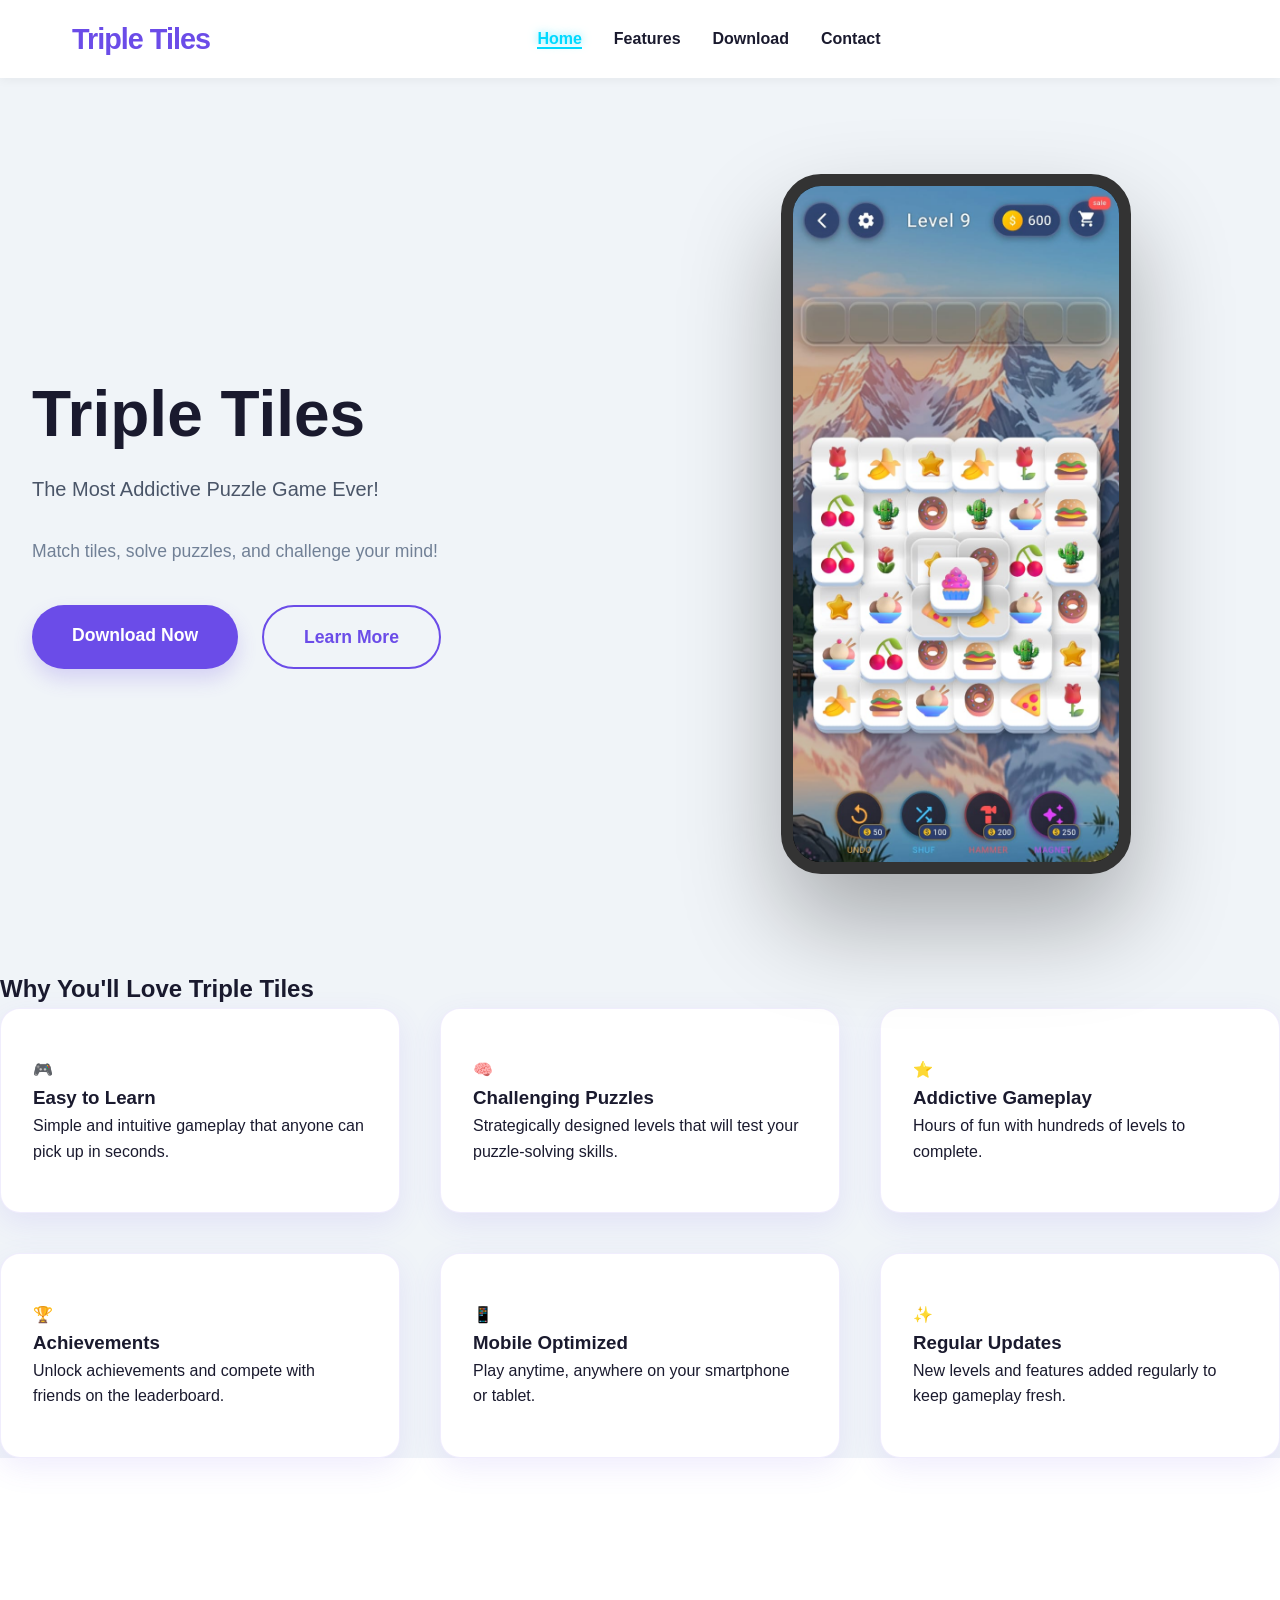
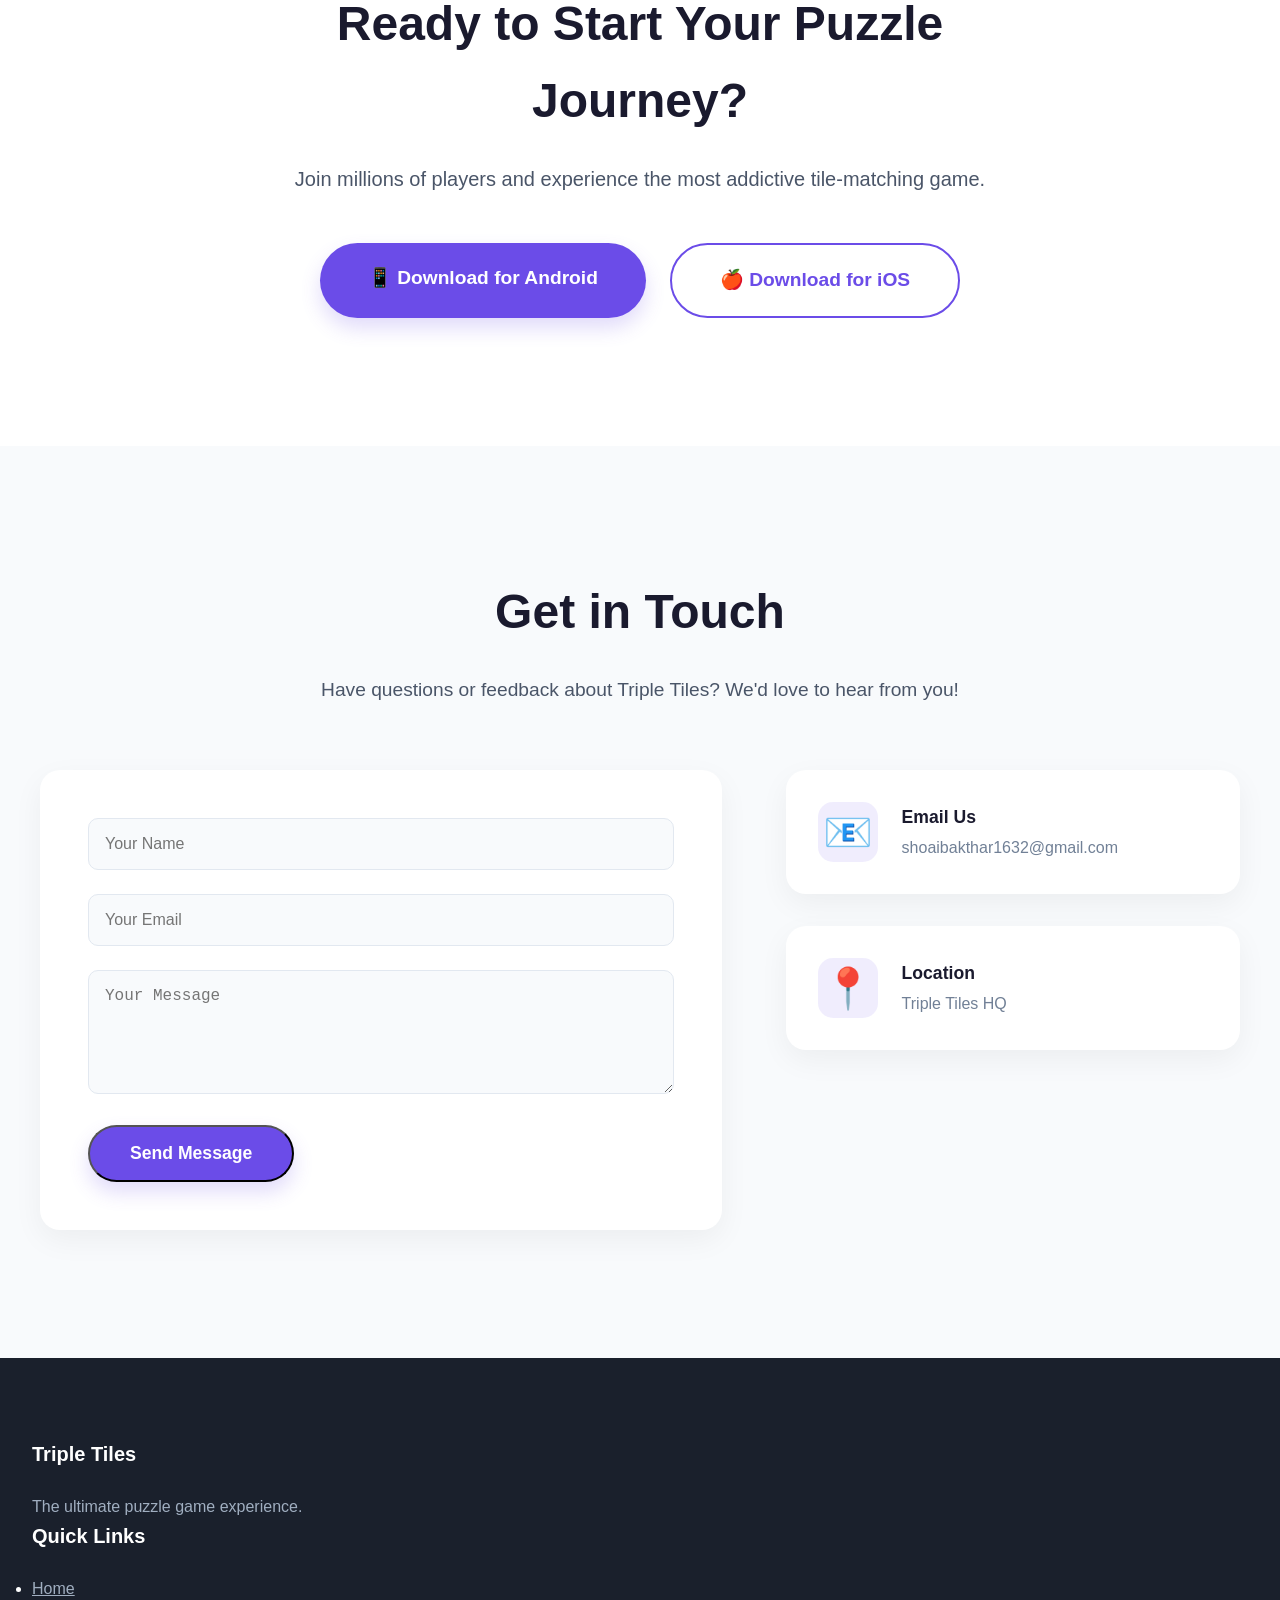
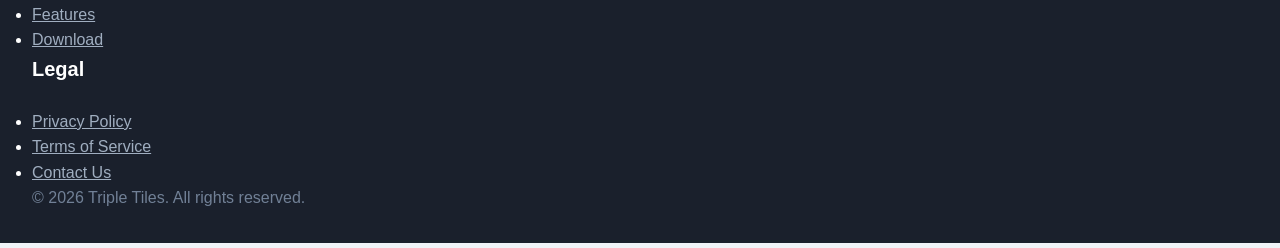
<file: index.html>
<!DOCTYPE html>
<html lang="en">
<head>
    <meta charset="UTF-8">
    <meta name="viewport" content="width=device-width, initial-scale=1.0">
    <meta name="description" content="Triple Tiles - A fun and addictive puzzle game. Download now on Google Play Store.">
    <title>Triple Tiles - Puzzle Game</title>
    <link rel="stylesheet" href="styles.css">
</head>
<body>
    <!-- Navigation Bar -->
    <nav class="navbar">
        <div class="nav-container">
            <div class="logo">Triple Tiles</div>
            <ul class="nav-menu">
                <li><a href="#home" class="nav-link">Home</a></li>
                <li><a href="#features" class="nav-link">Features</a></li>
                <li><a href="#download" class="nav-link">Download</a></li>
                <li><a href="#contact" class="nav-link">Contact</a></li>
            </ul>
            <div class="hamburger">
                <span></span>
                <span></span>
                <span></span>
            </div>
        </div>
    </nav>

    <!-- Hero Section -->
    <section id="home" class="hero">
        <div class="hero-content">
            <h1>Triple Tiles</h1>
            <p>The Most Addictive Puzzle Game Ever!</p>
            <p class="tagline">Match tiles, solve puzzles, and challenge your mind!</p>
            <div class="hero-btns">
                <a href="#download" class="btn btn-primary">Download Now</a>
                <a href="#features" class="btn btn-secondary">Learn More</a>
            </div>
        </div>
        <div class="hero-image">
            <!-- Game Screen Mockup -->
            <div class="game-screen-mockup">
                <img src="image/WhatsApp Image 2026-03-08 at 1.10.02 PM.jpeg" alt="Triple Tiles Gameplay" class="full-game-screenshot">
            </div>
        </div>
    </section>

    <!-- Features Section -->
    <section id="features" class="features">
        <h2>Why You'll Love Triple Tiles</h2>
        <div class="features-grid">
            <div class="feature-card">
                <div class="feature-icon">🎮</div>
                <h3>Easy to Learn</h3>
                <p>Simple and intuitive gameplay that anyone can pick up in seconds.</p>
            </div>
            <div class="feature-card">
                <div class="feature-icon">🧠</div>
                <h3>Challenging Puzzles</h3>
                <p>Strategically designed levels that will test your puzzle-solving skills.</p>
            </div>
            <div class="feature-card">
                <div class="feature-icon">⭐</div>
                <h3>Addictive Gameplay</h3>
                <p>Hours of fun with hundreds of levels to complete.</p>
            </div>
            <div class="feature-card">
                <div class="feature-icon">🏆</div>
                <h3>Achievements</h3>
                <p>Unlock achievements and compete with friends on the leaderboard.</p>
            </div>
            <div class="feature-card">
                <div class="feature-icon">📱</div>
                <h3>Mobile Optimized</h3>
                <p>Play anytime, anywhere on your smartphone or tablet.</p>
            </div>
            <div class="feature-card">
                <div class="feature-icon">✨</div>
                <h3>Regular Updates</h3>
                <p>New levels and features added regularly to keep gameplay fresh.</p>
            </div>
        </div>
    </section>

    <!-- Download Section -->
    <section id="download" class="download">
        <div class="download-container">
            <h2>Ready to Start Your Puzzle Journey?</h2>
            <p>Join millions of players and experience the most addictive tile-matching game.</p>
            <div class="download-btns">
                <a href="https://play.google.com/store" target="_blank" class="btn btn-primary btn-lg">
                    <span>📱</span> Download for Android
                </a>
                <a href="#" class="btn btn-secondary btn-lg">
                    <span>🍎</span> Download for iOS
                </a>
            </div>
        </div>
    </section>

    <!-- Contact Section -->
    <section id="contact" class="contact">
        <div class="contact-container">
            <h2>Get in Touch</h2>
            <p>Have questions or feedback about Triple Tiles? We'd love to hear from you!</p>
            <div class="contact-content">
                <div class="contact-form-container">
                    <form class="contact-form">
                        <div class="form-group">
                            <input type="text" placeholder="Your Name" required>
                        </div>
                        <div class="form-group">
                            <input type="email" placeholder="Your Email" required>
                        </div>
                        <div class="form-group">
                            <textarea placeholder="Your Message" rows="5" required></textarea>
                        </div>
                        <button type="submit" class="btn btn-primary">Send Message</button>
                    </form>
                </div>
                <div class="contact-info-section">
                    <div class="info-item">
                        <span class="info-icon">📧</span>
                        <div class="info-text">
                            <h4>Email Us</h4>
                            <p>shoaibakthar1632@gmail.com</p>
                        </div>
                    </div>
                    <div class="info-item">
                        <span class="info-icon">📍</span>
                        <div class="info-text">
                            <h4>Location</h4>
                            <p>Triple Tiles HQ</p>
                        </div>
                    </div>
                </div>
            </div>
        </div>
    </section>

    <!-- Footer -->
    <footer class="footer">
        <div class="footer-content">
            <div class="footer-section">
                <h4>Triple Tiles</h4>
                <p>The ultimate puzzle game experience.</p>
            </div>
            <div class="footer-section">
                <h4>Quick Links</h4>
                <ul>
                    <li><a href="#home">Home</a></li>
                    <li><a href="#features">Features</a></li>
                    <li><a href="#download">Download</a></li>
                </ul>
            </div>
            <div class="footer-section">
                <h4>Legal</h4>
                <ul>
                    <li><a href="privacy-policy.html">Privacy Policy</a></li>
                    <li><a href="terms-of-service.html">Terms of Service</a></li>
                    <li><a href="#contact">Contact Us</a></li>
                </ul>
            </div>
        </div>
        <div class="footer-bottom">
            <p>&copy; 2026 Triple Tiles. All rights reserved.</p>
        </div>
    </footer>

    <script src="script.js"></script>
</body>
</html>
</file>
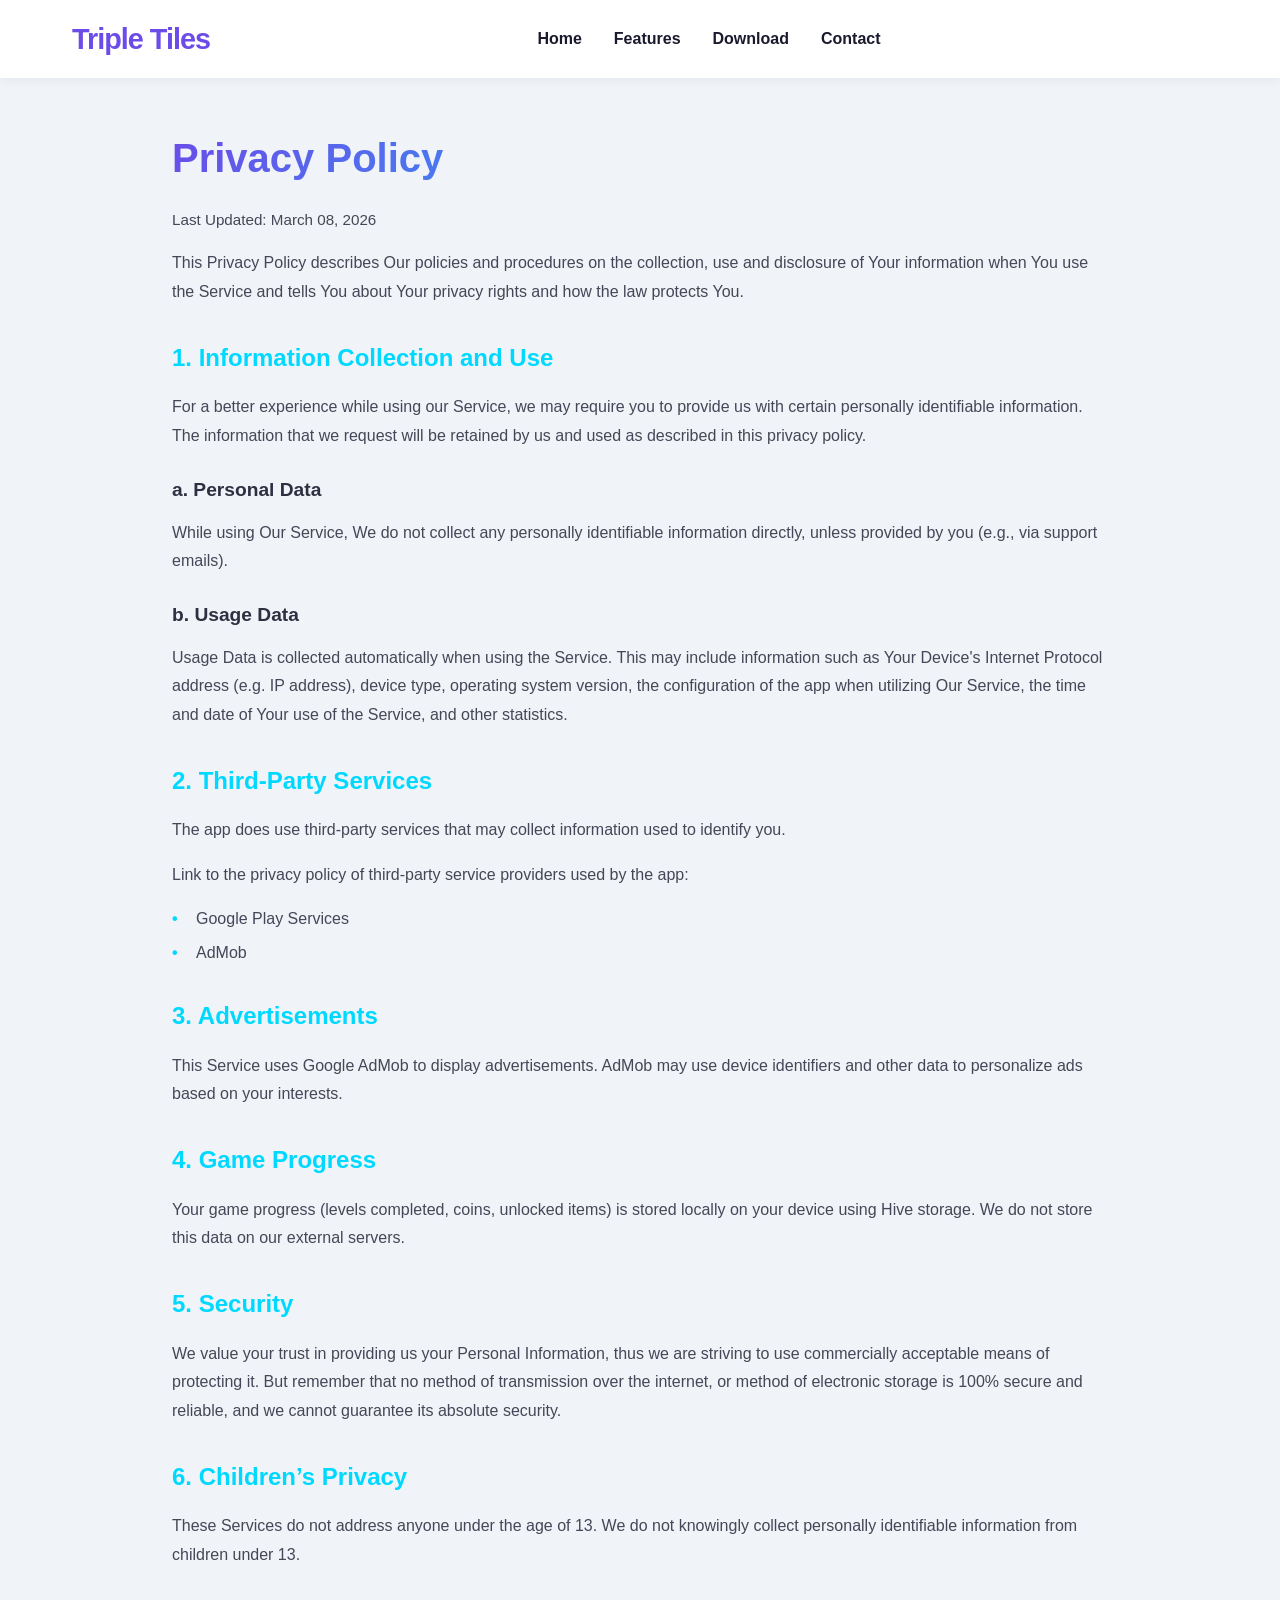
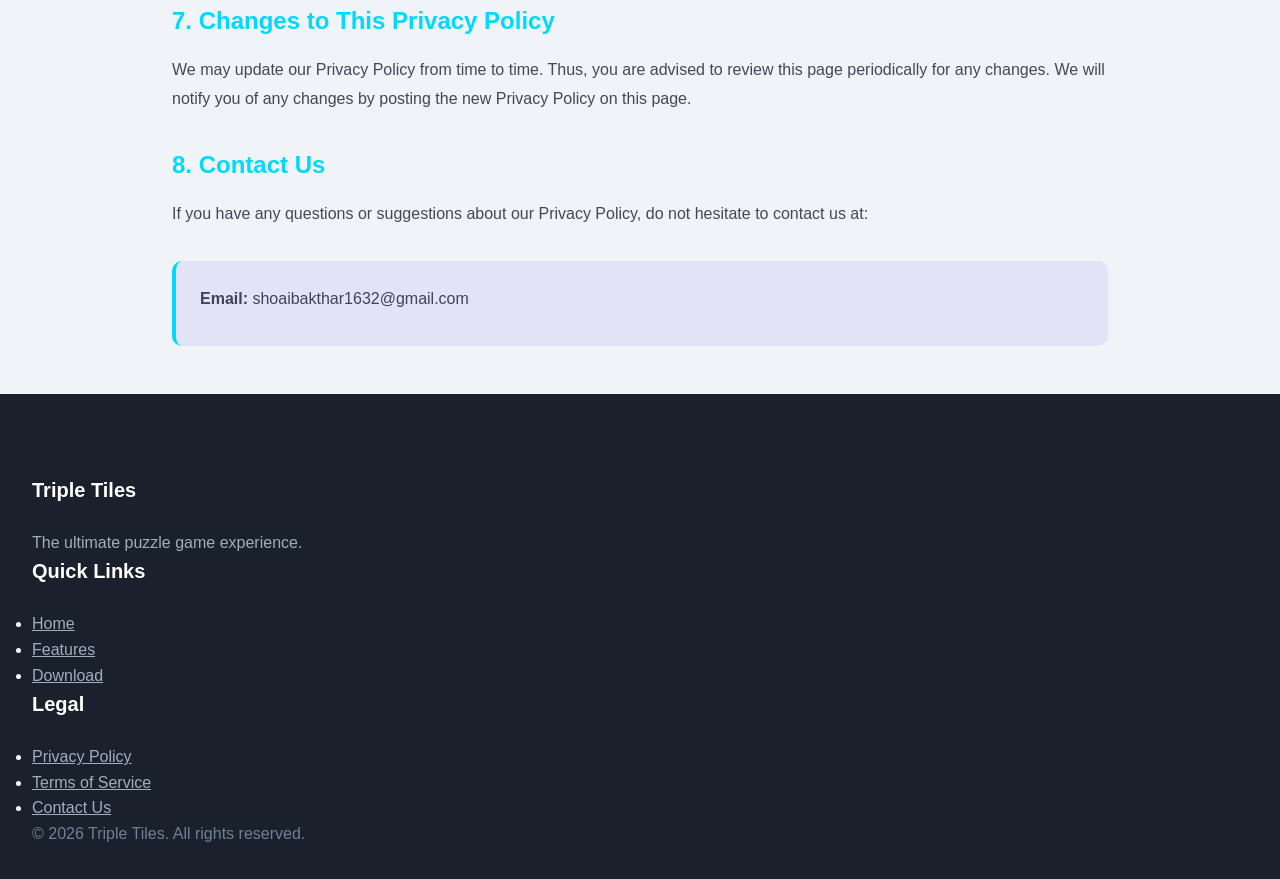
<file: privacy-policy.html>
<!DOCTYPE html>
<html lang="en">
<head>
    <meta charset="UTF-8">
    <meta name="viewport" content="width=device-width, initial-scale=1.0">
    <meta name="description" content="Triple Tiles Privacy Policy">
    <title>Privacy Policy - Triple Tiles</title>
    <link rel="stylesheet" href="styles.css">
    <style>
        .policy-container {
            max-width: 1000px;
            margin: 0 auto;
            padding: 3rem 2rem;
        }

        .policy-container h1 {
            font-size: 2.5rem;
            margin-bottom: 1rem;
            background: linear-gradient(135deg, var(--primary-color), var(--accent-color));
            -webkit-background-clip: text;
            -webkit-text-fill-color: transparent;
            background-clip: text;
        }

        .last-updated {
            color: rgba(26, 26, 46, 0.6);
            margin-bottom: 2rem;
            font-size: 0.95rem;
        }

        .policy-container h2 {
            font-size: 1.5rem;
            margin-top: 2rem;
            margin-bottom: 1rem;
            color: var(--accent-color);
        }

        .policy-container h3 {
            font-size: 1.2rem;
            margin-top: 1.5rem;
            margin-bottom: 0.8rem;
            color: rgba(26, 26, 46, 0.9);
        }

        .policy-container p {
            line-height: 1.8;
            color: rgba(26, 26, 46, 0.8);
            margin-bottom: 1rem;
        }

        .policy-container ul {
            list-style: none;
            padding-left: 0;
            margin-bottom: 1rem;
        }

        .policy-container li {
            color: rgba(26, 26, 46, 0.8);
            margin-bottom: 0.5rem;
            padding-left: 1.5rem;
            position: relative;
        }

        .policy-container li:before {
            content: "•";
            position: absolute;
            left: 0;
            color: var(--accent-color);
            font-weight: bold;
        }

        .contact-info {
            background: rgba(107, 76, 232, 0.1);
            padding: 1.5rem;
            border-radius: var(--border-radius);
            border-left: 4px solid var(--accent-color);
            margin-top: 2rem;
        }

        .contact-info p {
            margin-bottom: 0.5rem;
        }
    </style>
</head>
<body>
    <!-- Navigation Bar -->
    <nav class="navbar">
        <div class="nav-container">
            <div class="logo">Triple Tiles</div>
            <ul class="nav-menu">
                <li><a href="index.html" class="nav-link">Home</a></li>
                <li><a href="index.html#features" class="nav-link">Features</a></li>
                <li><a href="index.html#download" class="nav-link">Download</a></li>
                <li><a href="index.html#contact" class="nav-link">Contact</a></li>
            </ul>
            <div class="hamburger">
                <span></span>
                <span></span>
                <span></span>
            </div>
        </div>
    </nav>

    <!-- Privacy Policy Content -->
    <div class="policy-container">
        <h1>Privacy Policy</h1>
        <p class="last-updated">Last Updated: March 08, 2026</p>

        <p>This Privacy Policy describes Our policies and procedures on the collection, use and disclosure of Your information when You use the Service and tells You about Your privacy rights and how the law protects You.</p>

        <h2>1. Information Collection and Use</h2>
        <p>For a better experience while using our Service, we may require you to provide us with certain personally identifiable information. The information that we request will be retained by us and used as described in this privacy policy.</p>
        <h3>a. Personal Data</h3>
        <p>While using Our Service, We do not collect any personally identifiable information directly, unless provided by you (e.g., via support emails).</p>
        <h3>b. Usage Data</h3>
        <p>Usage Data is collected automatically when using the Service. This may include information such as Your Device's Internet Protocol address (e.g. IP address), device type, operating system version, the configuration of the app when utilizing Our Service, the time and date of Your use of the Service, and other statistics.</p>

        <h2>2. Third-Party Services</h2>
        <p>The app does use third-party services that may collect information used to identify you.</p>
        <p>Link to the privacy policy of third-party service providers used by the app:</p>
        <ul>
            <li>Google Play Services</li>
            <li>AdMob</li>
        </ul>

        <h2>3. Advertisements</h2>
        <p>This Service uses Google AdMob to display advertisements. AdMob may use device identifiers and other data to personalize ads based on your interests.</p>

        <h2>4. Game Progress</h2>
        <p>Your game progress (levels completed, coins, unlocked items) is stored locally on your device using Hive storage. We do not store this data on our external servers.</p>

        <h2>5. Security</h2>
        <p>We value your trust in providing us your Personal Information, thus we are striving to use commercially acceptable means of protecting it. But remember that no method of transmission over the internet, or method of electronic storage is 100% secure and reliable, and we cannot guarantee its absolute security.</p>

        <h2>6. Children’s Privacy</h2>
        <p>These Services do not address anyone under the age of 13. We do not knowingly collect personally identifiable information from children under 13.</p>

        <h2>7. Changes to This Privacy Policy</h2>
        <p>We may update our Privacy Policy from time to time. Thus, you are advised to review this page periodically for any changes. We will notify you of any changes by posting the new Privacy Policy on this page.</p>

        <h2>8. Contact Us</h2>
        <p>If you have any questions or suggestions about our Privacy Policy, do not hesitate to contact us at:</p>
        <div class="contact-info">
            <p><strong>Email:</strong> shoaibakthar1632@gmail.com</p>
        </div>
    </div>

    <!-- Footer -->
    <footer class="footer">
        <div class="footer-content">
            <div class="footer-section">
                <h4>Triple Tiles</h4>
                <p>The ultimate puzzle game experience.</p>
            </div>
            <div class="footer-section">
                <h4>Quick Links</h4>
                <ul>
                    <li><a href="index.html">Home</a></li>
                    <li><a href="index.html#features">Features</a></li>
                    <li><a href="index.html#download">Download</a></li>
                </ul>
            </div>
            <div class="footer-section">
                <h4>Legal</h4>
                <ul>
                    <li><a href="privacy-policy.html">Privacy Policy</a></li>
                    <li><a href="terms-of-service.html">Terms of Service</a></li>
                    <li><a href="index.html#contact">Contact Us</a></li>
                </ul>
            </div>
        </div>
        <div class="footer-bottom">
            <p>&copy; 2026 Triple Tiles. All rights reserved.</p>
        </div>
    </footer>

    <script src="script.js"></script>
</body>
</html>
</file>
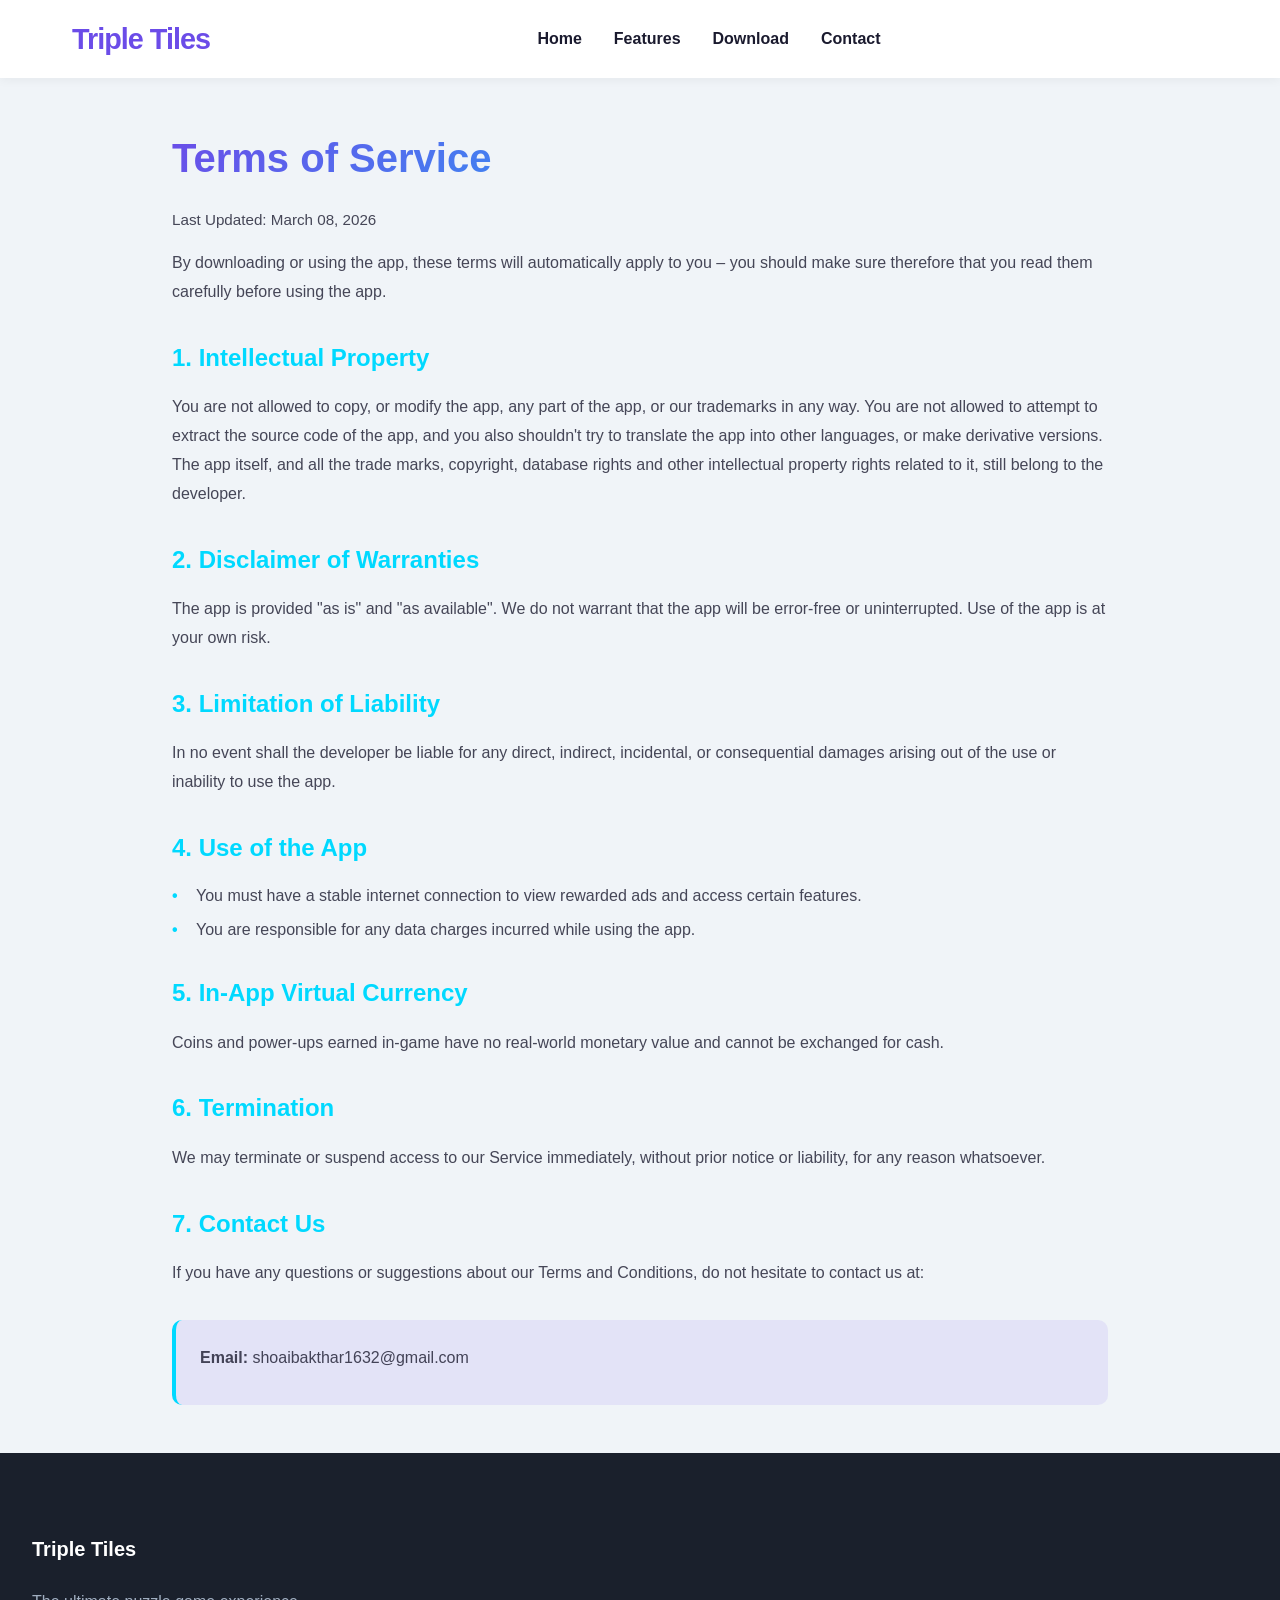
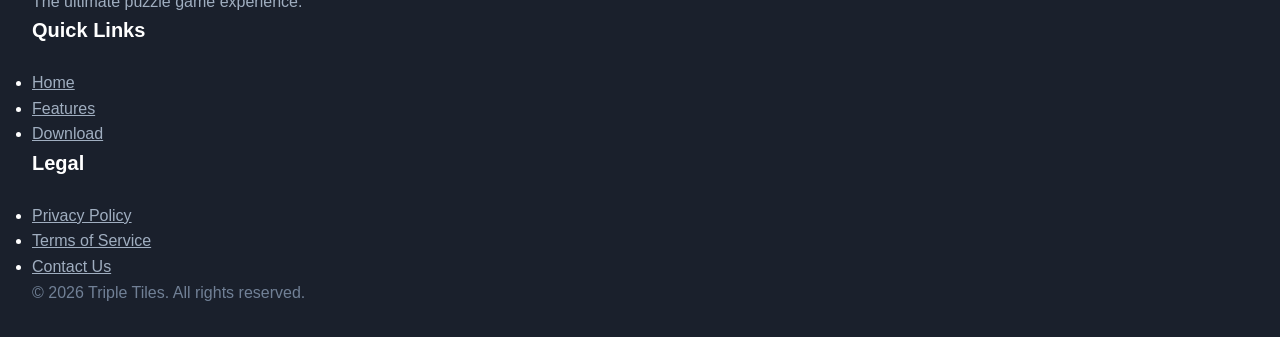
<file: terms-of-service.html>
<!DOCTYPE html>
<html lang="en">
<head>
    <meta charset="UTF-8">
    <meta name="viewport" content="width=device-width, initial-scale=1.0">
    <meta name="description" content="Triple Tiles Terms of Service">
    <title>Terms of Service - Triple Tiles</title>
    <link rel="stylesheet" href="styles.css">
    <style>
        .policy-container {
            max-width: 1000px;
            margin: 0 auto;
            padding: 3rem 2rem;
        }

        .policy-container h1 {
            font-size: 2.5rem;
            margin-bottom: 1rem;
            background: linear-gradient(135deg, var(--primary-color), var(--accent-color));
            -webkit-background-clip: text;
            -webkit-text-fill-color: transparent;
            background-clip: text;
        }

        .last-updated {
            color: rgba(26, 26, 46, 0.6);
            margin-bottom: 2rem;
            font-size: 0.95rem;
        }

        .policy-container h2 {
            font-size: 1.5rem;
            margin-top: 2rem;
            margin-bottom: 1rem;
            color: var(--accent-color);
        }

        .policy-container h3 {
            font-size: 1.2rem;
            margin-top: 1.5rem;
            margin-bottom: 0.8rem;
            color: rgba(26, 26, 46, 0.9);
        }

        .policy-container p {
            line-height: 1.8;
            color: rgba(26, 26, 46, 0.8);
            margin-bottom: 1rem;
        }

        .policy-container ul {
            list-style: none;
            padding-left: 0;
            margin-bottom: 1rem;
        }

        .policy-container li {
            color: rgba(26, 26, 46, 0.8);
            margin-bottom: 0.5rem;
            padding-left: 1.5rem;
            position: relative;
        }

        .policy-container li:before {
            content: "•";
            position: absolute;
            left: 0;
            color: var(--accent-color);
            font-weight: bold;
        }

        .contact-info {
            background: rgba(107, 76, 232, 0.1);
            padding: 1.5rem;
            border-radius: var(--border-radius);
            border-left: 4px solid var(--accent-color);
            margin-top: 2rem;
        }

        .contact-info p {
            margin-bottom: 0.5rem;
        }

        .important-notice {
            background: rgba(255, 107, 157, 0.15);
            padding: 1.5rem;
            border-radius: var(--border-radius);
            border-left: 4px solid var(--secondary-color);
            margin: 1.5rem 0;
        }
    </style>
</head>
<body>
    <!-- Navigation Bar -->
    <nav class="navbar">
        <div class="nav-container">
            <div class="logo">Triple Tiles</div>
            <ul class="nav-menu">
                <li><a href="index.html" class="nav-link">Home</a></li>
                <li><a href="index.html#features" class="nav-link">Features</a></li>
                <li><a href="index.html#download" class="nav-link">Download</a></li>
                <li><a href="index.html#contact" class="nav-link">Contact</a></li>
            </ul>
            <div class="hamburger">
                <span></span>
                <span></span>
                <span></span>
            </div>
        </div>
    </nav>

    <!-- Terms of Service Content -->
    <div class="policy-container">
        <h1>Terms of Service</h1>
        <p class="last-updated">Last Updated: March 08, 2026</p>

        <p>By downloading or using the app, these terms will automatically apply to you – you should make sure therefore that you read them carefully before using the app.</p>

        <h2>1. Intellectual Property</h2>
        <p>You are not allowed to copy, or modify the app, any part of the app, or our trademarks in any way. You are not allowed to attempt to extract the source code of the app, and you also shouldn't try to translate the app into other languages, or make derivative versions. The app itself, and all the trade marks, copyright, database rights and other intellectual property rights related to it, still belong to the developer.</p>

        <h2>2. Disclaimer of Warranties</h2>
        <p>The app is provided "as is" and "as available". We do not warrant that the app will be error-free or uninterrupted. Use of the app is at your own risk.</p>

        <h2>3. Limitation of Liability</h2>
        <p>In no event shall the developer be liable for any direct, indirect, incidental, or consequential damages arising out of the use or inability to use the app.</p>

        <h2>4. Use of the App</h2>
        <ul>
            <li>You must have a stable internet connection to view rewarded ads and access certain features.</li>
            <li>You are responsible for any data charges incurred while using the app.</li>
        </ul>

        <h2>5. In-App Virtual Currency</h2>
        <p>Coins and power-ups earned in-game have no real-world monetary value and cannot be exchanged for cash.</p>

        <h2>6. Termination</h2>
        <p>We may terminate or suspend access to our Service immediately, without prior notice or liability, for any reason whatsoever.</p>

        <h2>7. Contact Us</h2>
        <p>If you have any questions or suggestions about our Terms and Conditions, do not hesitate to contact us at:</p>
        <div class="contact-info">
            <p><strong>Email:</strong> shoaibakthar1632@gmail.com</p>
        </div>
    </div>

    <!-- Footer -->
    <footer class="footer">
        <div class="footer-content">
            <div class="footer-section">
                <h4>Triple Tiles</h4>
                <p>The ultimate puzzle game experience.</p>
            </div>
            <div class="footer-section">
                <h4>Quick Links</h4>
                <ul>
                    <li><a href="index.html">Home</a></li>
                    <li><a href="index.html#features">Features</a></li>
                    <li><a href="index.html#download">Download</a></li>
                </ul>
            </div>
            <div class="footer-section">
                <h4>Legal</h4>
                <ul>
                    <li><a href="privacy-policy.html">Privacy Policy</a></li>
                    <li><a href="terms-of-service.html">Terms of Service</a></li>
                    <li><a href="index.html#contact">Contact Us</a></li>
                </ul>
            </div>
        </div>
        <div class="footer-bottom">
            <p>&copy; 2026 Triple Tiles. All rights reserved.</p>
        </div>
    </footer>

    <script src="script.js"></script>
</body>
</html>
</file>
<file: styles.css>
* {
    margin: 0;
    padding: 0;
    box-sizing: border-box;
}

:root {
    --primary-color: #6B4CE8;
    --secondary-color: #FF6B9D;
    --accent-color: #00D9FF;
    --orange-cta: #FF7020;
    --dark-bg: #1a1a2e;
    --light-text: #1a1a2e;
    --light-gray: #F5F5F5;
    --border-radius: 10px;
    --transition: 0.3s ease;
    --glass-bg: rgba(255, 255, 255, 0.2);
    --glass-border: rgba(255, 255, 255, 0.3);
}

/* Keyframe Animations */
@keyframes pulse {
    0%, 100% { transform: scale(1); }
    50% { transform: scale(1.05); }
}

@keyframes float-slow {
    0%, 100% { transform: translateY(0); }
    50% { transform: translateY(-15px); }
}

@keyframes float-fast {
    0%, 100% { transform: translateY(0) rotate(0deg); }
    50% { transform: translateY(-30px) rotate(10deg); }
}

@keyframes shine {
    0% { left: -100%; }
    100% { left: 100%; }
}

body {
    font-family: 'Segoe UI', Tahoma, Geneva, Verdana, sans-serif;
    background: #f0f4f8;
    color: var(--light-text);
    line-height: 1.6;
    overflow-x: hidden;
    position: relative;
}

/* Navigation Bar */
.navbar {
    background: white;
    padding: 1rem 0;
    position: sticky;
    top: 0;
    z-index: 100;
    box-shadow: 0 2px 10px rgba(0, 0, 0, 0.05);
}

.nav-container {
    display: flex;
    justify-content: space-between;
    align-items: center;
    max-width: 1200px;
    margin: 0 auto;
    padding: 0 2rem;
}

.logo {
    font-size: 1.8rem;
    font-weight: 800;
    color: var(--primary-color);
    letter-spacing: -1px;
}

.nav-menu {
    display: flex;
    list-style: none;
    gap: 2rem;
}

.nav-link {
    color: var(--light-text);
    text-decoration: none;
    transition: color var(--transition);
    font-weight: 600;
}

.nav-link:hover {
    color: var(--primary-color);
}

/* Hero Section Updates */
.hero {
    display: grid;
    grid-template-columns: 1fr 1fr;
    gap: 3rem;
    align-items: center;
    padding: 6rem 2rem;
    max-width: 1400px;
    margin: 0 auto;
    position: relative;
    z-index: 2;
}

.hero-content h1 {
    font-size: 4rem;
    line-height: 1.1;
    margin-bottom: 1.5rem;
    color: var(--dark-bg);
    font-weight: 800;
}

.hero-content p {
    font-size: 1.25rem;
    color: #4a5568;
    margin-bottom: 2rem;
}

.tagline {
    font-size: 1.1rem !important;
    margin-bottom: 2.5rem !important;
    color: #718096 !important;
}

/* Buttons */
.btn {
    display: inline-block;
    padding: 1rem 2.5rem;
    border-radius: 50px;
    text-decoration: none;
    font-weight: 700;
    transition: all var(--transition);
    cursor: pointer;
    font-size: 1.1rem;
    text-align: center;
}

.btn-primary {
    background: var(--primary-color);
    color: white;
    box-shadow: 0 10px 20px rgba(107, 76, 232, 0.2);
}

.btn-primary:hover {
    transform: translateY(-3px);
    box-shadow: 0 15px 30px rgba(107, 76, 232, 0.3);
}

.hero-btns {
    display: flex;
    gap: 1.5rem;
    margin-top: 2rem;
}

.btn-secondary {
    background: transparent;
    border: 2px solid var(--primary-color);
    color: var(--primary-color);
}

.btn-secondary:hover {
    background: var(--primary-color);
    color: white;
}

/* Game Screen Mockup */
.game-screen-mockup {
    width: 100%;
    max-width: 350px;
    height: 700px;
    margin: 0 auto;
    background: #000;
    border-radius: 40px;
    border: 12px solid #333;
    position: relative;
    overflow: hidden;
    box-shadow: 0 50px 100px rgba(0,0,0,0.3);
    display: flex;
    flex-direction: column;
}

.full-game-screenshot {
    width: 100%;
    height: 100%;
    object-fit: cover;
}

/* Features and Other Sections */
.features-grid {
    display: grid;
    grid-template-columns: repeat(auto-fit, minmax(300px, 1fr));
    gap: 2.5rem;
}

.feature-card {
    background: white;
    border-radius: 20px;
    padding: 3rem 2rem;
    box-shadow: 0 10px 30px rgba(107, 76, 232, 0.1);
    border: 1px solid rgba(107, 76, 232, 0.1);
}

.feature-card:hover {
    box-shadow: 0 20px 50px rgba(107, 76, 232, 0.2);
    transform: translateY(-10px);
}

/* Responsiveness */
@media (max-width: 992px) {
    .hero {
        grid-template-columns: 1fr;
        text-align: center;
    }
    
    .hero-btns {
        justify-content: center;
    }
    
    .game-screen-mockup {
        height: 600px;
        max-width: 350px;
    }
}


/* Download Section */
.download {
    padding: 8rem 2rem;
    background: white;
    text-align: center;
}

.download-container {
    max-width: 800px;
    margin: 0 auto;
}

.download h2 {
    font-size: 3rem;
    margin-bottom: 1.5rem;
    color: var(--dark-bg);
    font-weight: 800;
}

.download p {
    font-size: 1.25rem;
    color: #4a5568;
    margin-bottom: 3rem;
}

.download-btns {
    display: flex;
    justify-content: center;
    gap: 1.5rem;
    flex-wrap: wrap;
}

.btn-lg {
    padding: 1.25rem 3rem;
    font-size: 1.2rem;
}

/* Contact Section */
.contact {
    padding: 8rem 2rem;
    background: #f8fafc;
}

.contact-container {
    max-width: 1200px;
    margin: 0 auto;
    text-align: center;
}

.contact h2 {
    font-size: 3rem;
    margin-bottom: 1.5rem;
    color: var(--dark-bg);
}

.contact p {
    font-size: 1.2rem;
    color: #4a5568;
    margin-bottom: 4rem;
}

.contact-content {
    display: grid;
    grid-template-columns: 1.5fr 1fr;
    gap: 4rem;
    text-align: left;
}

.contact-form-container {
    background: white;
    padding: 3rem;
    border-radius: 20px;
    box-shadow: 0 10px 30px rgba(0,0,0,0.05);
}

.form-group {
    margin-bottom: 1.5rem;
}

.form-group input, .form-group textarea {
    width: 100%;
    padding: 1rem;
    border: 1px solid #e2e8f0;
    border-radius: 10px;
    font-size: 1rem;
    background: #f8fafc;
    transition: all 0.3s ease;
}

.form-group input:focus, .form-group textarea:focus {
    outline: none;
    border-color: var(--primary-color);
    background: white;
    box-shadow: 0 0 0 4px rgba(107, 76, 232, 0.1);
}

.contact-info-section {
    display: flex;
    flex-direction: column;
    gap: 2rem;
}

.info-item {
    display: flex;
    align-items: center;
    gap: 1.5rem;
    background: white;
    padding: 2rem;
    border-radius: 20px;
    box-shadow: 0 10px 30px rgba(0,0,0,0.05);
}

.info-icon {
    font-size: 2.5rem;
    background: rgba(107, 76, 232, 0.1);
    width: 60px;
    height: 60px;
    display: flex;
    align-items: center;
    justify-content: center;
    border-radius: 15px;
}

.info-text h4 {
    font-size: 1.1rem;
    margin-bottom: 0.25rem;
    color: var(--dark-bg);
}

.info-text p {
    margin-bottom: 0;
    font-size: 1rem;
    color: #718096;
}

@media (max-width: 992px) {
    .contact-content {
        grid-template-columns: 1fr;
    }
}

/* Footer Improvements */
.footer {
    background: #1a202c;
    color: white;
    padding: 5rem 2rem 2rem;
}

.footer-section h4 {
    color: white;
    font-size: 1.25rem;
    margin-bottom: 1.5rem;
}

.footer-section p, .footer-section ul li a {
    color: #a0aec0;
}

.footer-section ul li a:hover {
    color: white;
}

.footer-bottom {
    border-color: #2d3748;
    color: #718096;
}

/* Responsive Design */
@media (max-width: 768px) {
    .hamburger {
        display: flex;
    }

    .nav-menu {
        display: none;
    }

    .nav-menu.active {
        display: flex;
        flex-direction: column;
        position: absolute;
        top: 60px;
        left: 0;
        width: 100%;
        background: linear-gradient(135deg, var(--primary-color) 0%, #8B5CF6 100%);
        padding: 2rem;
        gap: 1rem;
    }

    .hero {
        grid-template-columns: 1fr;
        padding: 3rem 1rem;
    }

    .hero-content h1 {
        font-size: 2.2rem;
    }

    .hero-content p {
        font-size: 1rem;
    }

    .features h2,
    .download h2 {
        font-size: 2rem;
    }

    .features {
        padding: 3rem 1rem;
    }

    .download {
        padding: 3rem 1rem;
    }

    .features-grid {
        grid-template-columns: 1fr;
    }

    .feature-card {
        padding: 1.5rem;
    }
}

@media (max-width: 480px) {
    .nav-container {
        padding: 0 1rem;
    }

    .logo {
        font-size: 1.4rem;
    }

    .hero-content h1 {
        font-size: 1.8rem;
    }

    .hero-content p {
        font-size: 0.95rem;
    }

    .btn {
        padding: 0.6rem 1.5rem;
        font-size: 0.9rem;
    }

    .game-mockup {
        gap: 10px;
        padding: 1rem;
    }

    .features h2,
    .download h2 {
        font-size: 1.6rem;
    }
}
</file>
